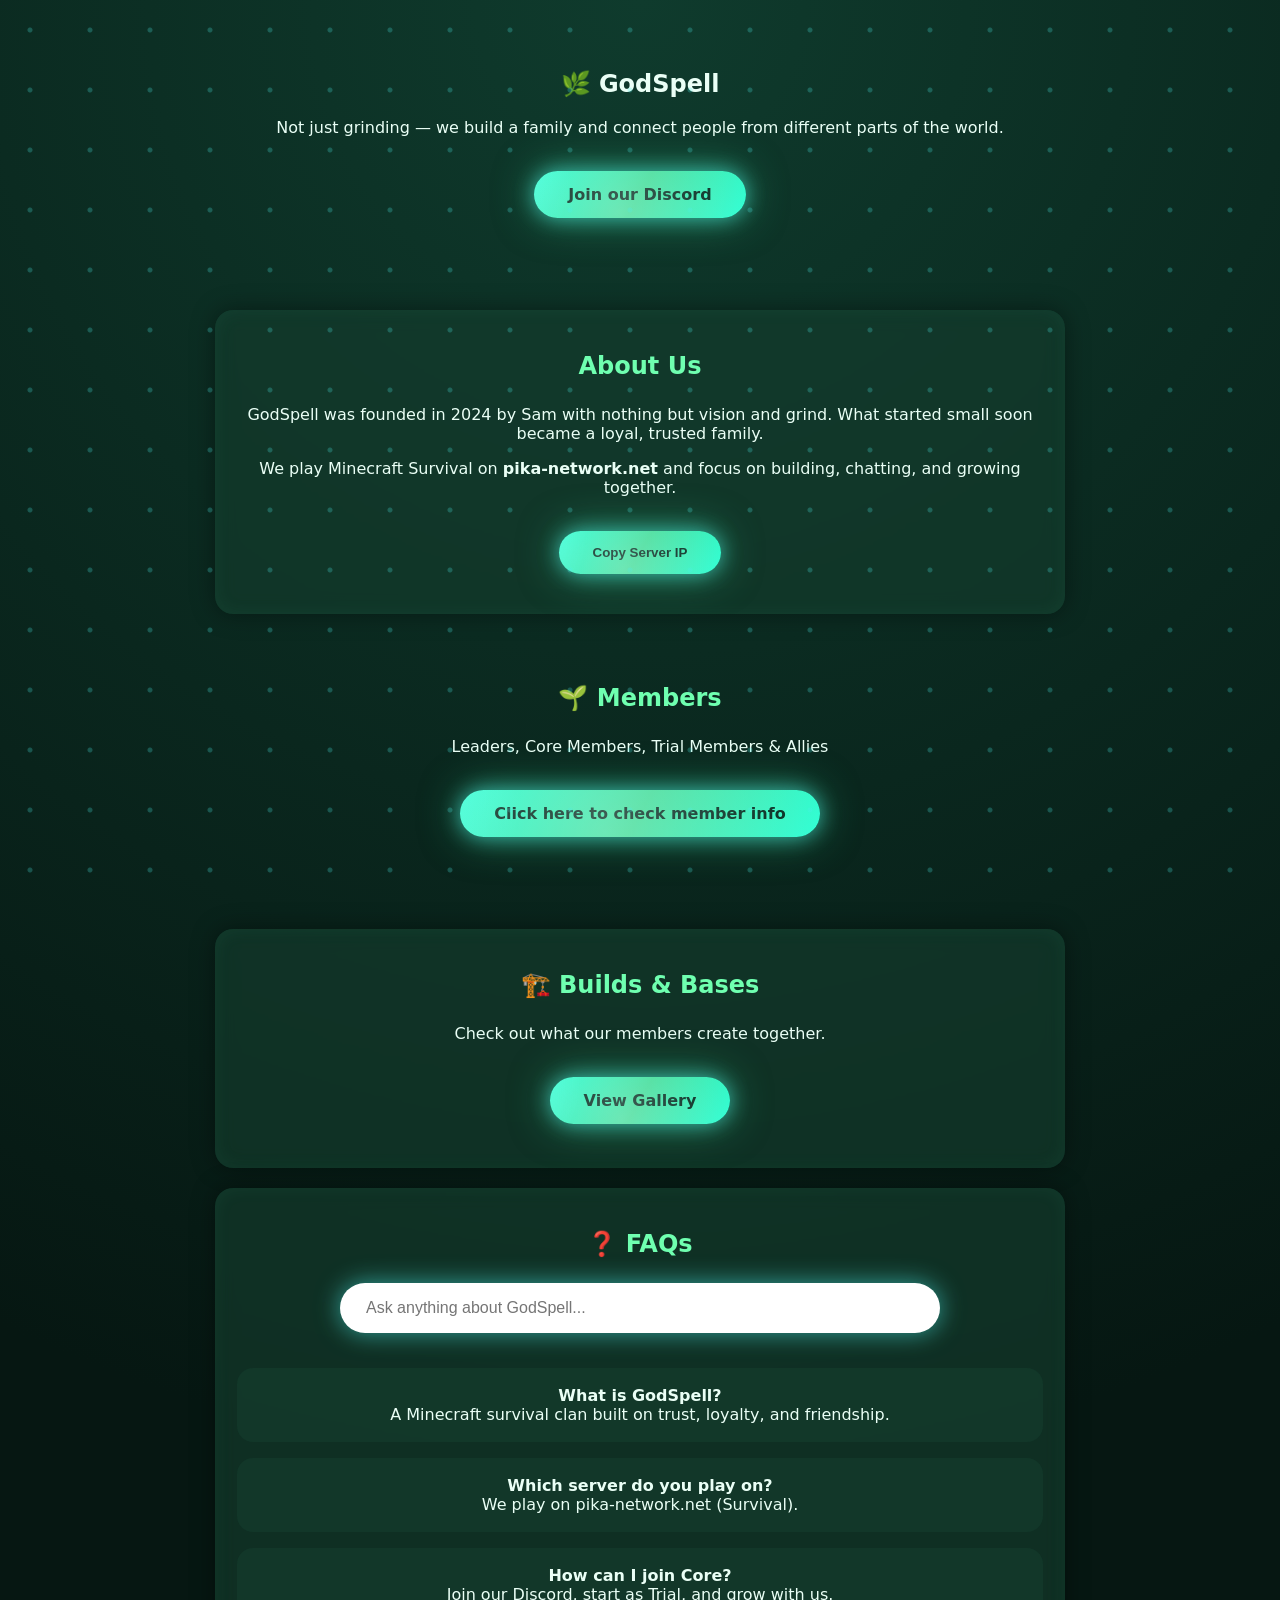
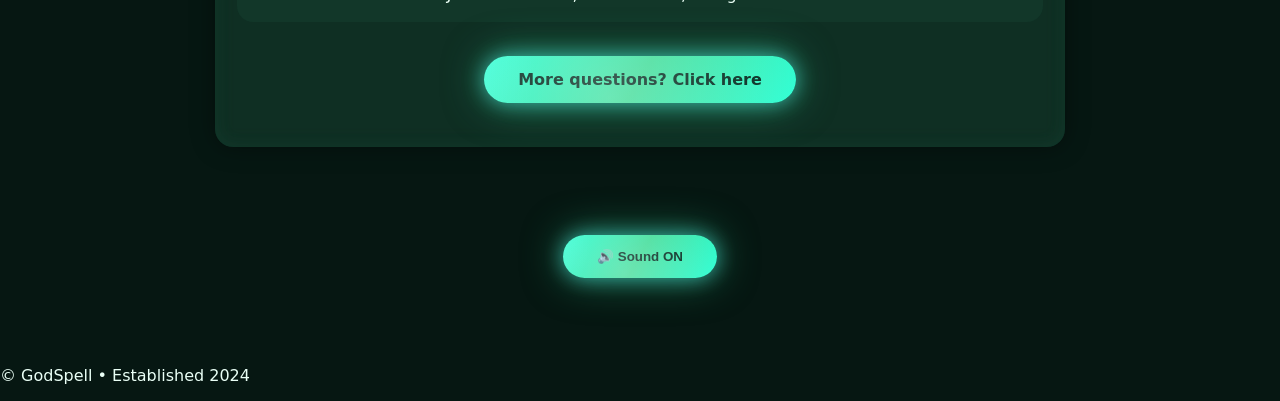
<file: index.html>
<!DOCTYPE html>
<html lang="en">
<head>
  <meta charset="UTF-8">
  <title>GodSpell | Build a Family</title>
  <meta name="viewport" content="width=device-width, initial-scale=1.0">

  <!-- CSS -->
  <link rel="stylesheet" href="style.css">
</head>
<body>

  <!-- HERO -->
  <section class="section">
    <h1>🌿 GodSpell</h1>
    <p>
      Not just grinding — we build a family and connect people from
      different parts of the world.
    </p>

    <a href="https://discord.gg/YQVF7sy2gR" class="btn">
      Join our Discord
    </a>
  </section>

  <!-- ABOUT -->
  <section class="section card">
    <h2>About Us</h2>
    <p>
      GodSpell was founded in 2024 by Sam with nothing but vision and grind.
      What started small soon became a loyal, trusted family.
    </p>
    <p>
      We play Minecraft Survival on <b>pika-network.net</b> and focus on
      building, chatting, and growing together.
    </p>

    <button class="btn copy-ip">Copy Server IP</button>
  </section>

  <!-- MEMBERS PREVIEW -->
  <section class="section">
    <h2>🌱 Members</h2>
    <p>Leaders, Core Members, Trial Members & Allies</p>

    <a href="members.html" class="btn">
      Click here to check member info
    </a>
  </section>

  <!-- GALLERY PREVIEW -->
  <section class="section card">
    <h2>🏗️ Builds & Bases</h2>
    <p>Check out what our members create together.</p>

    <a href="gallery.html" class="btn">
      View Gallery
    </a>
  </section>

  <!-- FAQ -->
  <section class="section card">
    <h2>❓ FAQs</h2>

    <div class="search-wrap">
      <input
        id="faqSearch"
        type="text"
        placeholder="Ask anything about GodSpell..."
      >
    </div>

    <div class="faq-item">
      <b>What is GodSpell?</b>
      <div class="faq-answer">
        A Minecraft survival clan built on trust, loyalty, and friendship.
      </div>
    </div>

    <div class="faq-item">
      <b>Which server do you play on?</b>
      <div class="faq-answer">
        We play on pika-network.net (Survival).
      </div>
    </div>

    <div class="faq-item">
      <b>How can I join Core?</b>
      <div class="faq-answer">
        Join our Discord, start as Trial, and grow with us.
      </div>
    </div>

    <a href="faq.html" class="btn">
      More questions? Click here
    </a>
  </section>

  <!-- SOUND TOGGLE -->
  <section class="section">
    <button class="btn sound-toggle">🔊 Sound ON</button>
  </section>

  <!-- FOOTER -->
  <footer>
    <p>© GodSpell • Established 2024</p>
  </footer>

  <!-- JS -->
  <script src="script.js"></script>
</body>
</html>
</file>
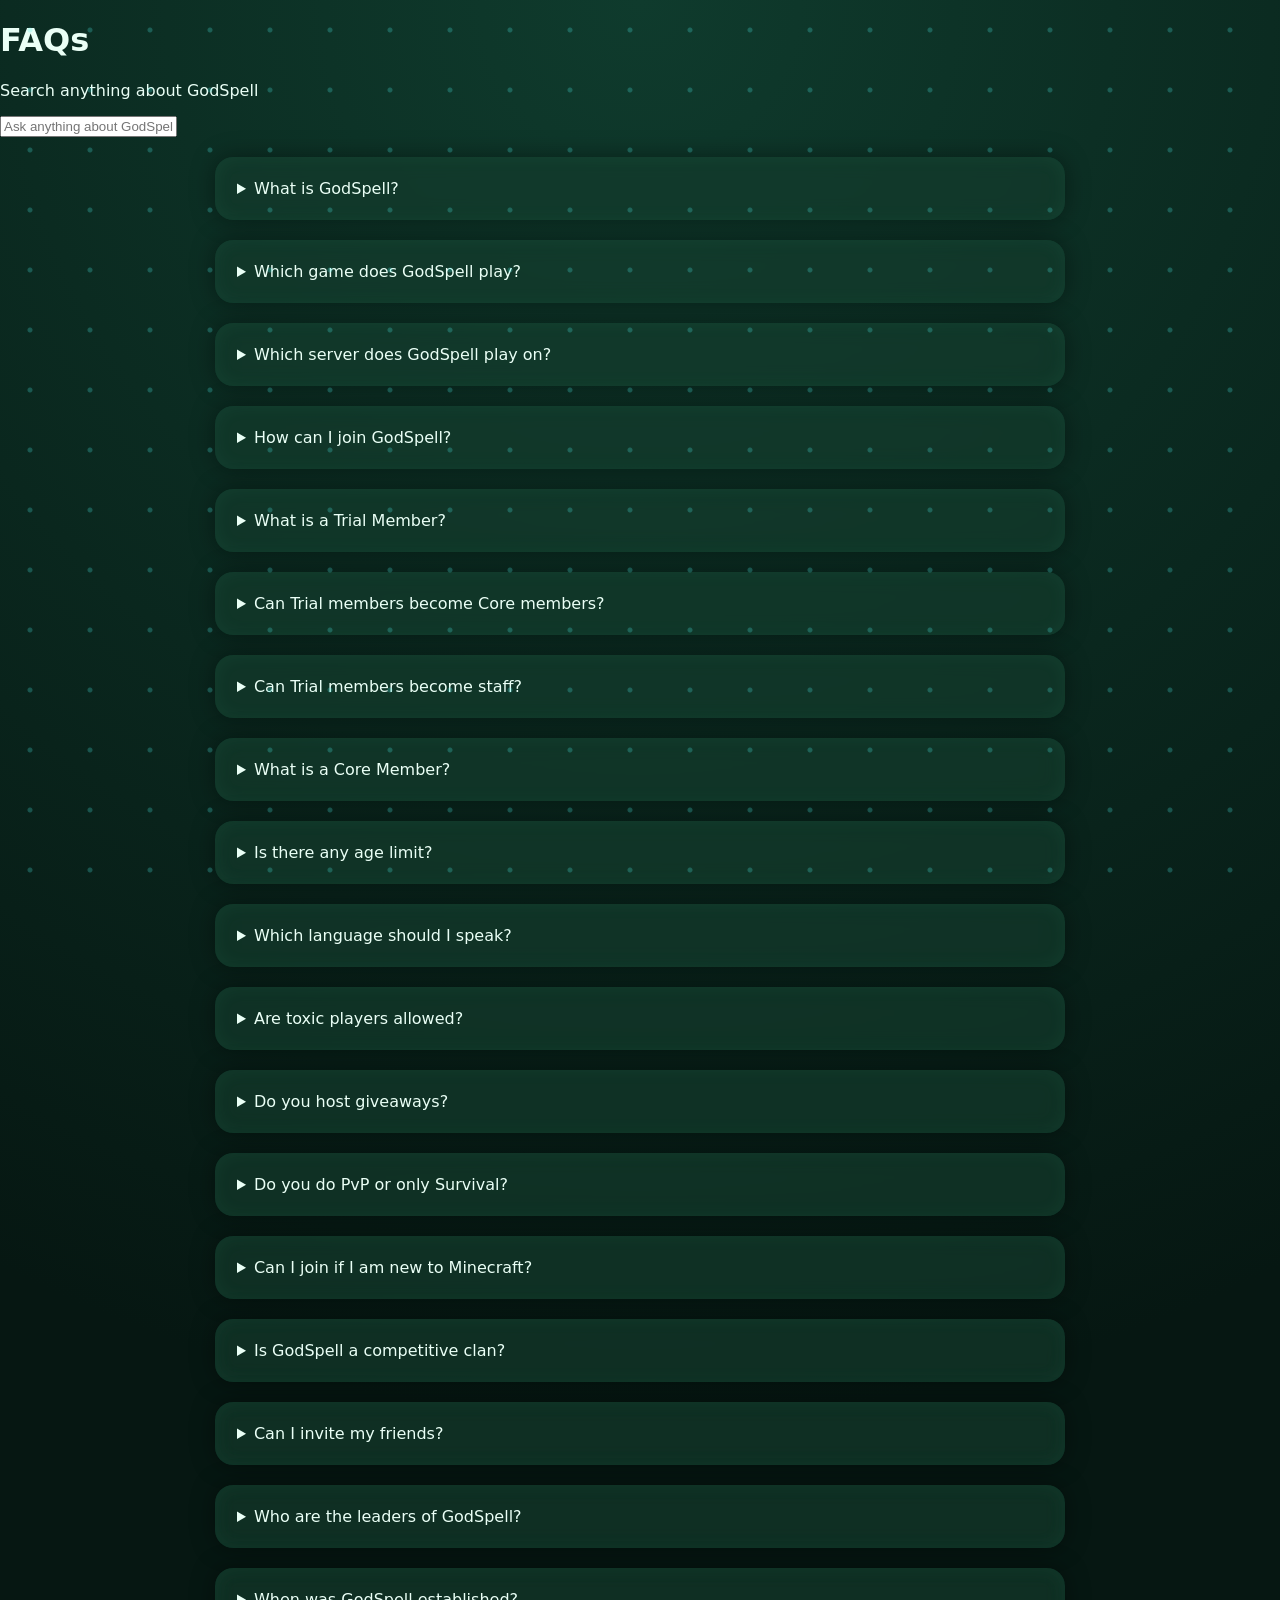
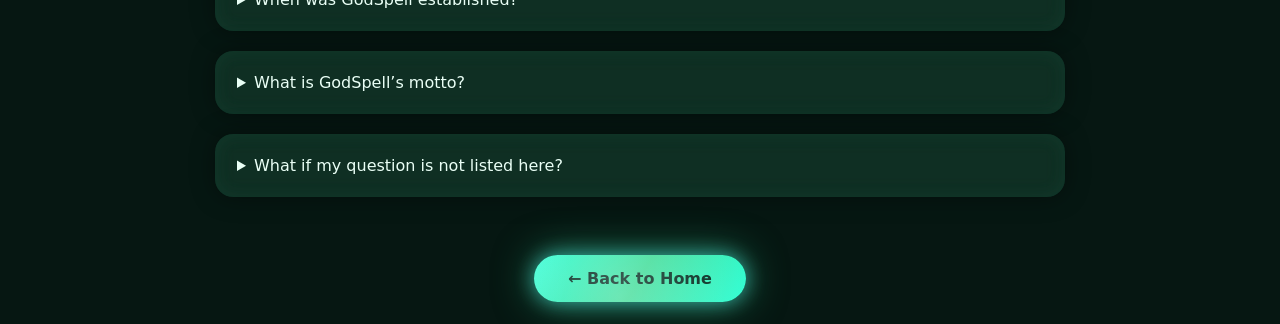
<file: faq.html>
<!DOCTYPE html>
<html lang="en">
<head>
  <meta charset="UTF-8" />
  <meta name="viewport" content="width=device-width, initial-scale=1.0" />
  <title>GodSpell | FAQs</title>

  <meta name="description" content="Frequently asked questions about GodSpell Minecraft Survival clan." />

  <link rel="stylesheet" href="style.css" />
</head>

<body>

  <!-- HERO -->
  <header class="hero">
    <h1>FAQs</h1>
    <p class="subtitle">Search anything about GodSpell</p>
  </header>

  <main class="container">

    <!-- SEARCH BAR -->
    <div class="faq-search-wrap">
      <input
        type="text"
        id="faqSearch"
        placeholder="Ask anything about GodSpell..."
        autocomplete="off"
      />
    </div>

    <!-- SEARCH RESULT MESSAGE -->
    <div id="faq-results"></div>

    <!-- FAQ LIST -->
    <div id="all-faqs">

      <details class="card">
        <summary>What is GodSpell?</summary>
        <p>GodSpell is a Minecraft Survival clan built as a family, not just a grinding team.</p>
      </details>

      <details class="card">
        <summary>Which game does GodSpell play?</summary>
        <p>We focus only on Minecraft Survival.</p>
      </details>

      <details class="card">
        <summary>Which server does GodSpell play on?</summary>
        <p>We play on the Pika Network server: <b>pika-network.net</b>.</p>
      </details>

      <details class="card">
        <summary>How can I join GodSpell?</summary>
        <p>Join our Discord server and apply for Trial member.</p>
      </details>

      <details class="card">
        <summary>What is a Trial Member?</summary>
        <p>A Trial member is someone being tested for activity, behavior, and loyalty.</p>
      </details>

      <details class="card">
        <summary>Can Trial members become Core members?</summary>
        <p>Yes. Trial members can become Core members after proving themselves.</p>
      </details>

      <details class="card">
        <summary>Can Trial members become staff?</summary>
        <p>Yes. Trial members can become staff even before becoming Core members.</p>
      </details>

      <details class="card">
        <summary>What is a Core Member?</summary>
        <p>Core members are trusted, loyal players who represent GodSpell.</p>
      </details>

      <details class="card">
        <summary>Is there any age limit?</summary>
        <p>No age limit. We expect maturity and respectful behavior.</p>
      </details>

      <details class="card">
        <summary>Which language should I speak?</summary>
        <p>English only, for clear communication.</p>
      </details>

      <details class="card">
        <summary>Are toxic players allowed?</summary>
        <p>No. Toxicity, hate, racism, or harassment is strictly not allowed.</p>
      </details>

      <details class="card">
        <summary>Do you host giveaways?</summary>
        <p>Yes. We host giveaways and fun community events.</p>
      </details>

      <details class="card">
        <summary>Do you do PvP or only Survival?</summary>
        <p>We mainly focus on Survival grinding and building.</p>
      </details>

      <details class="card">
        <summary>Can I join if I am new to Minecraft?</summary>
        <p>Yes. Beginners are welcome if they are willing to learn.</p>
      </details>

      <details class="card">
        <summary>Is GodSpell a competitive clan?</summary>
        <p>We are competitive in grinding but friendly in community.</p>
      </details>

      <details class="card">
        <summary>Can I invite my friends?</summary>
        <p>Yes, as long as they follow the rules and respect others.</p>
      </details>

      <details class="card">
        <summary>Who are the leaders of GodSpell?</summary>
        <p>The leaders are Sam and Bronzey.</p>
      </details>

      <details class="card">
        <summary>When was GodSpell established?</summary>
        <p>GodSpell was established in 2024.</p>
      </details>

      <details class="card">
        <summary>What is GodSpell’s motto?</summary>
        <p>Not just to grind — we build a family and connect people worldwide.</p>
      </details>

      <details class="card">
        <summary>What if my question is not listed here?</summary>
        <p>Join our Discord server and ask us directly.</p>
      </details>

    </div>

    <!-- DISCORD FALLBACK -->
    <div id="faq-discord-fallback" style="display:none;">
      <div class="card">
        <p>No matching answer found.</p>
        <a class="btn" href="https://discord.gg/YQVF7sy2gR" target="_blank">
          Join our Discord to clear your queries
        </a>
      </div>
    </div>

    <!-- BACK -->
    <div style="text-align:center;margin-top:40px;">
      <a class="btn secondary" href="index.html">← Back to Home</a>
    </div>

  </main>

  <!-- JS -->
  <script src="script.js"></script>

</body>
</html>
</file>
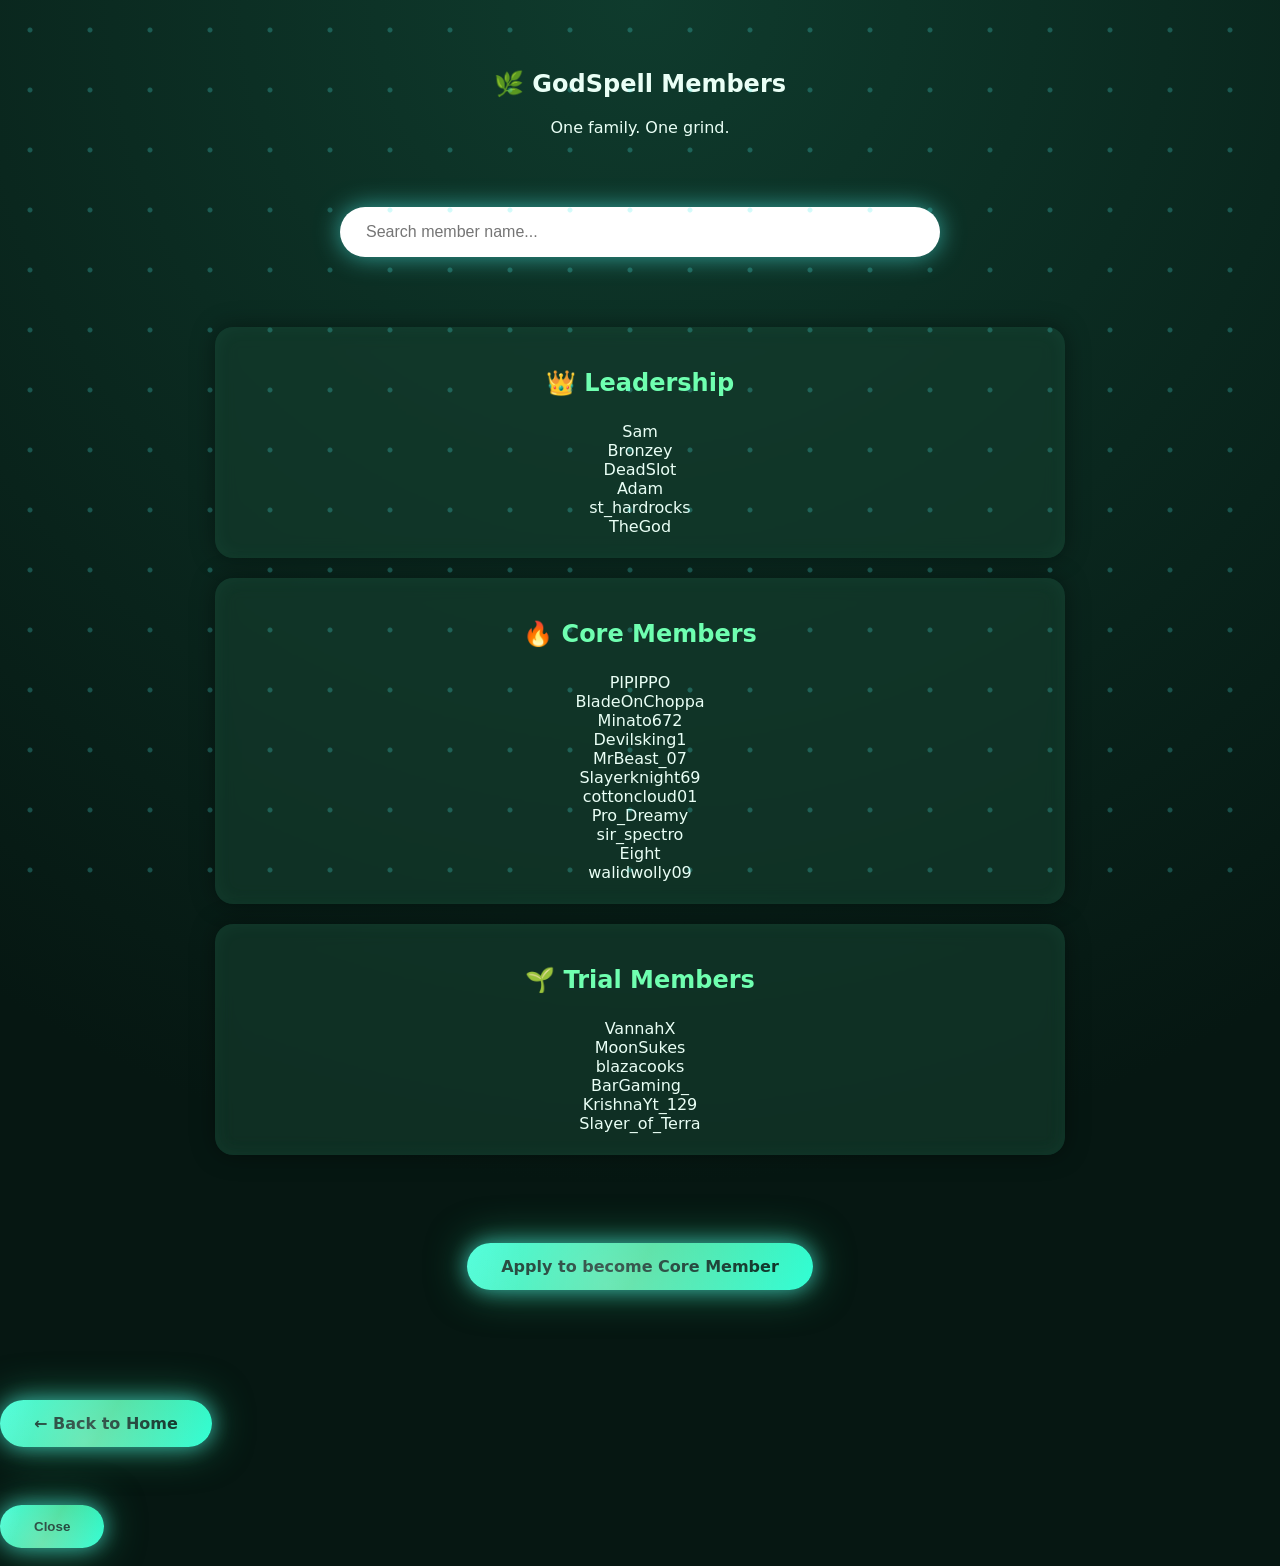
<file: member.html>
<!DOCTYPE html>
<html lang="en">
<head>
  <meta charset="UTF-8">
  <title>GodSpell | Members</title>
  <meta name="viewport" content="width=device-width, initial-scale=1.0">

  <link rel="stylesheet" href="style.css">
</head>
<body>

  <section class="section">
    <h1>🌿 GodSpell Members</h1>
    <p>One family. One grind.</p>
  </section>

  <!-- SEARCH -->
  <section class="section">
    <div class="search-wrap">
      <input
        id="memberSearch"
        type="text"
        placeholder="Search member name..."
      >
    </div>
  </section>

  <!-- LEADERS -->
  <section class="section card">
    <h2>👑 Leadership</h2>

    <div class="member-grid">
      <div class="member-card" onclick="openPopup('Sam','Leader')">Sam</div>
      <div class="member-card" onclick="openPopup('Bronzey','Leader')">Bronzey</div>
      <div class="member-card" onclick="openPopup('DeadSlot','Developer')">DeadSlot</div>
      <div class="member-card" onclick="openPopup('Adam','Founder')">Adam</div>
      <div class="member-card" onclick="openPopup('st_hardrocks','Co-Founder')">st_hardrocks</div>
      <div class="member-card" onclick="openPopup('TheGod','Moderator')">TheGod</div>
    </div>
  </section>

  <!-- CORE -->
  <section class="section card">
    <h2>🔥 Core Members</h2>

    <div class="member-grid">
      <div class="member-card" onclick="openPopup('PIPIPPO','Core Member')">PIPIPPO</div>
      <div class="member-card">BladeOnChoppa</div>
      <div class="member-card">Minato672</div>
      <div class="member-card">Devilsking1</div>
      <div class="member-card">MrBeast_07</div>
      <div class="member-card">Slayerknight69</div>
      <div class="member-card">cottoncloud01</div>
      <div class="member-card">Pro_Dreamy</div>
      <div class="member-card">sir_spectro</div>
      <div class="member-card">Eight</div>
      <div class="member-card">walidwolly09</div>
    </div>
  </section>

  <!-- TRIAL -->
  <section class="section card">
    <h2>🌱 Trial Members</h2>

    <div class="member-grid">
      <div class="member-card">VannahX</div>
      <div class="member-card">MoonSukes</div>
      <div class="member-card">blazacooks</div>
      <div class="member-card">BarGaming_</div>
      <div class="member-card">KrishnaYt_129</div>
      <div class="member-card">Slayer_of_Terra</div>
    </div>
  </section>

  <!-- APPLY -->
  <section class="section">
    <a href="apply.html" class="btn">Apply to become Core Member</a>
  </section>

  <!-- BACK -->
  <footer>
    <a href="index.html" class="btn">← Back to Home</a>
  </footer>

  <!-- POPUP -->
  <div id="popup" class="popup">
    <div class="popup-content">
      <h3 id="popupName"></h3>
      <p id="popupRole"></p>
      <button class="btn" onclick="closePopup()">Close</button>
    </div>
  </div>

  <script src="script.js"></script>
</body>
</html>
</file>
<file: style.css>
/* =========================
   ROOT + GLOBAL
========================= */
:root {
  --bg-dark: #071f17;
  --bg-card: rgba(20, 60, 45, 0.65);
  --green-soft: #6fffb0;
  --green-main: #3ddc97;
  --aqua: #4deeea;
  --text-main: #eafff6;
  --text-muted: #b6eada;
}

* {
  box-sizing: border-box;
}

body {
  margin: 0;
  font-family: "Segoe UI", system-ui, sans-serif;
  background:
    radial-gradient(circle at top, #0f3b2d, #061712 70%);
  color: var(--text-main);
  overflow-x: hidden;
}

/* =========================
   SECTIONS + SPACING
========================= */
.section {
  max-width: 1100px;
  margin: 70px auto;
  padding: 0 20px;
  text-align: center;
}

.section h2 {
  margin-bottom: 25px;
  font-weight: 700;
  color: var(--green-soft);
}

/* =========================
   CARDS
========================= */
.card {
  background: var(--bg-card);
  border-radius: 18px;
  padding: 22px;
  margin: 20px auto;
  max-width: 850px;
  box-shadow:
    0 0 25px rgba(0, 0, 0, 0.4),
    inset 0 0 20px rgba(100, 255, 200, 0.05);
  backdrop-filter: blur(10px);
  animation: floatCard 6s ease-in-out infinite;
}

@keyframes floatCard {
  0%, 100% { transform: translateY(0); }
  50% { transform: translateY(-6px); }
}

/* =========================
   BUTTONS – AQUA WATER GLOW
========================= */
.btn, button, a.button {
  display: inline-block;
  margin: 18px auto;
  padding: 14px 34px;
  border-radius: 999px;
  border: none;
  background:
    linear-gradient(120deg, #2fffd5, #3ddc97, #2fffd5);
  color: #022b1f;
  font-weight: 700;
  cursor: pointer;
  text-decoration: none;
  position: relative;
  overflow: hidden;

  box-shadow:
    0 0 20px rgba(77, 238, 234, 0.6),
    0 0 40px rgba(61, 220, 151, 0.5);

  animation: aquaGlow 4s linear infinite;
  transition: transform 0.2s ease;
}

/* Water flow */
.btn::before {
  content: "";
  position: absolute;
  top: -50%;
  left: -100%;
  width: 200%;
  height: 200%;
  background:
    radial-gradient(circle at 30% 30%, rgba(255,255,255,0.35), transparent 40%),
    radial-gradient(circle at 70% 70%, rgba(255,255,255,0.25), transparent 45%);
  animation: waterMove 6s linear infinite;
}

@keyframes aquaGlow {
  0% { box-shadow: 0 0 18px rgba(77,238,234,.6); }
  50% { box-shadow: 0 0 35px rgba(77,238,234,.9); }
  100% { box-shadow: 0 0 18px rgba(77,238,234,.6); }
}

@keyframes waterMove {
  from { transform: translateX(-20%) rotate(0deg); }
  to   { transform: translateX(20%) rotate(360deg); }
}

/* Click feedback */
.btn:active, button:active {
  transform: scale(0.92);
}

/* =========================
   FAQ – GOOGLE STYLE SEARCH
========================= */
.search-wrap {
  display: flex;
  justify-content: center;
  margin-bottom: 35px;
}

.search-wrap input {
  width: 100%;
  max-width: 600px;
  padding: 16px 26px;
  border-radius: 999px;
  border: none;
  outline: none;
  background: #ffffff;
  font-size: 16px;

  box-shadow:
    0 0 25px rgba(77,238,234,.6);
}

/* =========================
   FAQ ITEMS
========================= */
.faq-item {
  background: var(--bg-card);
  border-radius: 16px;
  padding: 18px 22px;
  margin: 16px auto;
  max-width: 900px;
  cursor: pointer;
  transition: 0.25s ease;
}

.faq-item:hover {
  box-shadow: 0 0 18px rgba(77,238,234,.5);
}

/* =========================
   GALLERY GRID
========================= */
.gallery-grid {
  display: grid;
  grid-template-columns: repeat(auto-fit, minmax(220px, 1fr));
  gap: 22px;
}

.gallery-item {
  border-radius: 16px;
  overflow: hidden;
  background: #000;
  box-shadow: 0 0 18px rgba(77,238,234,.35);
}

.gallery-item img {
  width: 100%;
  height: 100%;
  object-fit: cover;
  display: block;
  transition: transform 0.4s ease;
}

.gallery-item:hover img {
  transform: scale(1.08);
}

/* =========================
   MEMBER LINK
========================= */
.member-link {
  margin-top: 15px;
  display: inline-block;
  color: var(--aqua);
  font-weight: 600;
  text-decoration: none;
}

.member-link:hover {
  text-decoration: underline;
}

/* =========================
   FLOATING PARTICLES (LIFE)
========================= */
body::after {
  content: "";
  position: fixed;
  inset: 0;
  pointer-events: none;
  background-image:
    radial-gradient(circle, rgba(77,238,234,.25) 2px, transparent 3px);
  background-size: 60px 60px;
  animation: drift 20s linear infinite;
}

@keyframes drift {
  from { background-position: 0 0; }
  to   { background-position: 300px 600px; }
}
</file>
